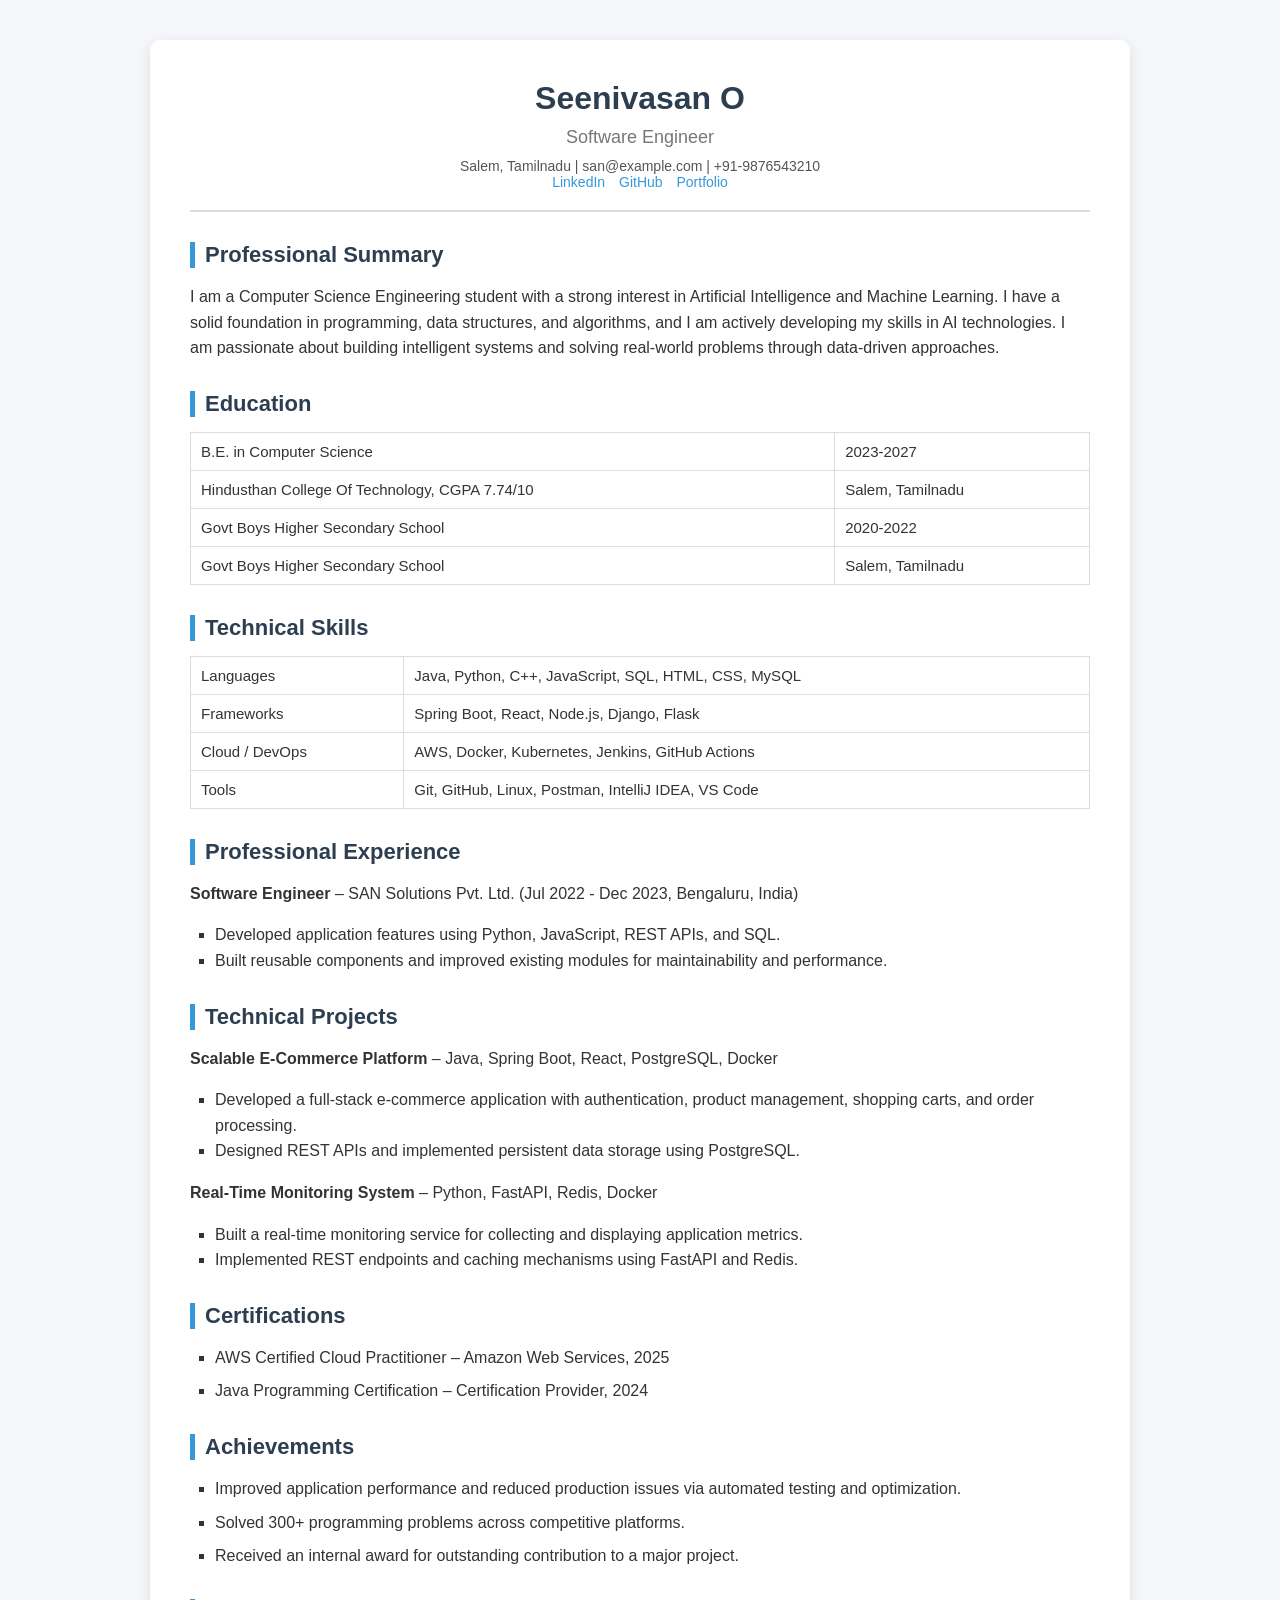
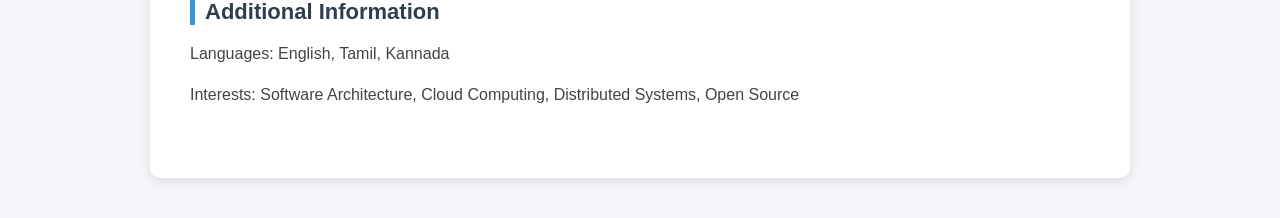
<file: Resume/index.html>
<!DOCTYPE html>
<html lang="en">
<head>
  <meta charset="UTF-8">
  <meta name="viewport" content="width=device-width, initial-scale=1.0">

  <title>Resume - Seenivasan O</title>

  <link rel="stylesheet" href="style.css">
</head>

<body>

  <div class="resume">

    <!-- Header -->
    <div class="resume-header">
      <h1>Seenivasan O</h1>
      <p>Software Engineer</p>

      <div class="contact-info">
        Salem, Tamilnadu |
        san@example.com |
        +91-9876543210
        <br>

        <a href="https://www.linkedin.com/in/seenivasan-o" target="_blank">
          LinkedIn
        </a>

        <a href="https://github.com/seenivasan-06" target="_blank">
          GitHub
        </a>

        <a href="https://yourwebsite.com" target="_blank">
          Portfolio
        </a>
      </div>
    </div>


    <!-- Professional Summary -->
    <div class="section">
      <div class="section-title">
        Professional Summary
      </div>

      <p>
        I am a Computer Science Engineering student with a strong interest
        in Artificial Intelligence and Machine Learning. I have a solid
        foundation in programming, data structures, and algorithms, and I am
        actively developing my skills in AI technologies. I am passionate
        about building intelligent systems and solving real-world problems
        through data-driven approaches.
      </p>
    </div>


    <!-- Education -->
    <div class="section">
      <div class="section-title">
        Education
      </div>

      <table>
        <tr>
          <td>B.E. in Computer Science</td>
          <td>2023-2027</td>
        </tr>

        <tr>
          <td>Hindusthan College Of Technology, CGPA 7.74/10</td>
          <td>Salem, Tamilnadu</td>
        </tr>

        <tr>
          <td>Govt Boys Higher Secondary School</td>
          <td>2020-2022</td>
        </tr>

        <tr>
          <td>Govt Boys Higher Secondary School</td>
          <td>Salem, Tamilnadu</td>
        </tr>
      </table>
    </div>


    <!-- Technical Skills -->
    <div class="section">
      <div class="section-title">
        Technical Skills
      </div>

      <table>
        <tr>
          <td>Languages</td>
          <td>
            Java, Python, C++, JavaScript, SQL, HTML, CSS, MySQL
          </td>
        </tr>

        <tr>
          <td>Frameworks</td>
          <td>
            Spring Boot, React, Node.js, Django, Flask
          </td>
        </tr>

        <tr>
          <td>Cloud / DevOps</td>
          <td>
            AWS, Docker, Kubernetes, Jenkins, GitHub Actions
          </td>
        </tr>

        <tr>
          <td>Tools</td>
          <td>
            Git, GitHub, Linux, Postman, IntelliJ IDEA, VS Code
          </td>
        </tr>
      </table>
    </div>


    <!-- Professional Experience -->
    <div class="section">
      <div class="section-title">
        Professional Experience
      </div>

      <p>
        <strong>Software Engineer</strong> –
        SAN Solutions Pvt. Ltd.
        (Jul 2022 - Dec 2023, Bengaluru, India)
      </p>

      <ul>
        <li>
          Developed application features using Python, JavaScript,
          REST APIs, and SQL.
        </li>

        <li>
          Built reusable components and improved existing modules
          for maintainability and performance.
        </li>
      </ul>
    </div>


    <!-- Technical Projects -->
    <div class="section">
      <div class="section-title">
        Technical Projects
      </div>

      <p>
        <strong>Scalable E-Commerce Platform</strong> –
        Java, Spring Boot, React, PostgreSQL, Docker
      </p>

      <ul>
        <li>
          Developed a full-stack e-commerce application with
          authentication, product management, shopping carts,
          and order processing.
        </li>

        <li>
          Designed REST APIs and implemented persistent data
          storage using PostgreSQL.
        </li>
      </ul>


      <p>
        <strong>Real-Time Monitoring System</strong> –
        Python, FastAPI, Redis, Docker
      </p>

      <ul>
        <li>
          Built a real-time monitoring service for collecting
          and displaying application metrics.
        </li>

        <li>
          Implemented REST endpoints and caching mechanisms
          using FastAPI and Redis.
        </li>
      </ul>
    </div>


    <!-- Certifications -->
    <div class="section certifications">
      <div class="section-title">
        Certifications
      </div>

      <ul>
        <li>
          AWS Certified Cloud Practitioner –
          Amazon Web Services, 2025
        </li>

        <li>
          Java Programming Certification –
          Certification Provider, 2024
        </li>
      </ul>
    </div>


    <!-- Achievements -->
    <div class="section achievements">
      <div class="section-title">
        Achievements
      </div>

      <ul>
        <li>
          Improved application performance and reduced production
          issues via automated testing and optimization.
        </li>

        <li>
          Solved 300+ programming problems across competitive platforms.
        </li>

        <li>
          Received an internal award for outstanding contribution
          to a major project.
        </li>
      </ul>
    </div>


    <!-- Additional Information -->
    <div class="section additional-info">
      <div class="section-title">
        Additional Information
      </div>

      <p>
        Languages: English, Tamil, Kannada
      </p>

      <p>
        Interests: Software Architecture, Cloud Computing,
        Distributed Systems, Open Source
      </p>
    </div>

  </div>

</body>
</html>
</file>
<file: Resume/style.css>
/* ---------- Global Styles ---------- */

body {
  font-family: Arial, Helvetica, sans-serif;
  margin: 0;
  padding: 0;
  background-color: #f4f6f9;
  color: #333;
}


/* ---------- Resume Container ---------- */

.resume {
  max-width: 900px;
  margin: 40px auto;
  background: #fff;
  padding: 40px;
  box-shadow: 0 4px 12px rgba(0, 0, 0, 0.1);
  border-radius: 10px;
}


/* ---------- Header ---------- */

.resume-header {
  text-align: center;
  border-bottom: 2px solid #ddd;
  padding-bottom: 20px;
  margin-bottom: 30px;
}

.resume-header h1 {
  font-size: 32px;
  margin: 0;
  color: #2c3e50;
}

.resume-header p {
  font-size: 18px;
  color: #777;
  margin: 10px 0;
}


/* ---------- Contact Information ---------- */

.contact-info {
  font-size: 14px;
  color: #555;
  margin-top: 10px;
}

.contact-info a {
  color: #3498db;
  text-decoration: none;
  margin: 0 5px;
}

.contact-info a:hover {
  text-decoration: underline;
}


/* ---------- Sections ---------- */

.section {
  margin-bottom: 30px;
}


/* ---------- Section Title ---------- */

.section-title {
  font-size: 22px;
  font-weight: bold;
  color: #2c3e50;
  margin-bottom: 15px;

  border-left: 5px solid #3498db;
  padding-left: 10px;
}


/* ---------- Paragraphs and Lists ---------- */

.section p,
.section li {
  font-size: 16px;
  line-height: 1.6;
}


/* ---------- Lists ---------- */

ul {
  list-style-type: square;
  padding-left: 25px;
}

.achievements li,
.certifications li {
  margin-bottom: 8px;
}


/* ---------- Education & Skills Tables ---------- */

table {
  width: 100%;
  border-collapse: collapse;
  margin-bottom: 20px;
}

table td {
  padding: 10px;
  border: 1px solid #ddd;
  font-size: 15px;
}


/* ---------- Additional Information ---------- */

.additional-info {
  font-size: 15px;
  color: #444;
}


/* ---------- Responsive Design ---------- */

@media (max-width: 768px) {

  .resume {
    margin: 20px;
    padding: 25px;
  }

  .resume-header h1 {
    font-size: 28px;
  }

  .section-title {
    font-size: 20px;
  }

  table {
    font-size: 14px;
  }

  table td {
    padding: 8px;
  }
}
</file>
